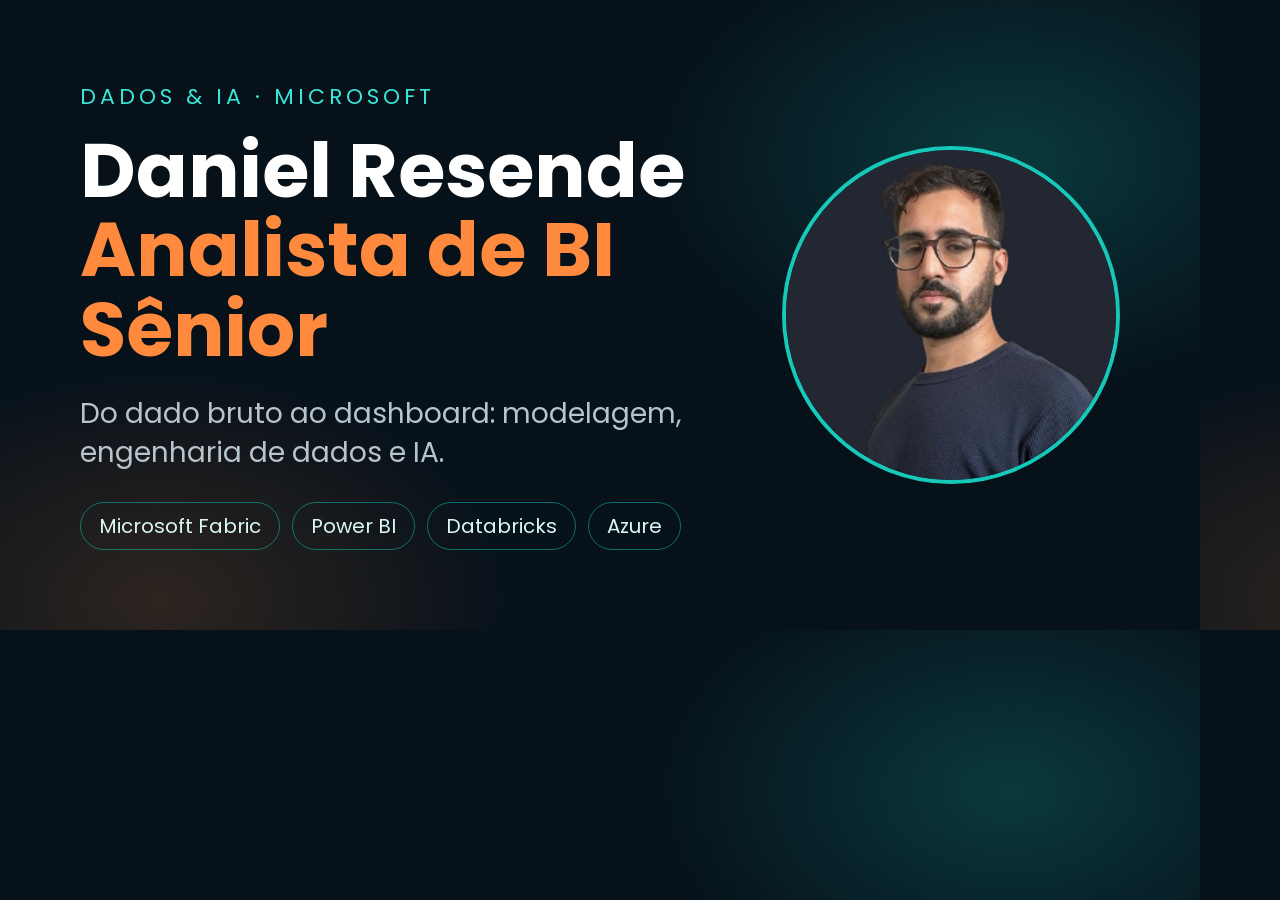
<file: _tools/og.html>
<!doctype html>
<html lang="pt-BR">
<head>
<meta charset="utf-8">
<title>Imagem de prévia</title>
<link href="https://fonts.googleapis.com/css2?family=Poppins:wght@400;600;700&display=block" rel="stylesheet">
<style>
  /* Imagem 1200x630 usada no og:image (prévia do link no LinkedIn e no WhatsApp) */
  html, body { margin: 0; width: 1200px; height: 630px; overflow: hidden; }
  body {
    background:
      radial-gradient(520px 340px at 1010px 160px, rgba(23, 199, 184, 0.22), transparent 70%),
      radial-gradient(520px 340px at 160px 600px, rgba(255, 138, 61, 0.16), transparent 70%),
      #06111A;
    color: #fff;
    display: flex;
    align-items: center;
    font-family: Poppins, "Segoe UI", sans-serif;
    gap: 64px;
    padding: 0 80px;
    box-sizing: border-box;
  }
  .txt { flex: 1; }
  .eyebrow { color: #39E5D6; font-size: 22px; letter-spacing: 4px; text-transform: uppercase; }
  h1 { font-size: 76px; line-height: 1.05; margin: 18px 0 0; }
  h1 span { color: #FF8A3D; display: block; }
  p { color: #B7C4CC; font-size: 28px; line-height: 1.4; margin: 24px 0 0; }
  .chips { display: flex; flex-wrap: wrap; gap: 12px; margin-top: 30px; }
  .chips b { border: 1px solid rgba(23, 199, 184, 0.5); border-radius: 999px; color: #d9f7f4; font-size: 20px; font-weight: 400; padding: 8px 18px; }
  img { border: 4px solid #17C7B8; border-radius: 50%; height: 330px; object-fit: cover; width: 330px; }
</style>
</head>
<body>
  <div class="txt">
    <div class="eyebrow">Dados &amp; IA · Microsoft</div>
    <h1>Daniel Resende <span>Analista de BI Sênior</span></h1>
    <p>Do dado bruto ao dashboard: modelagem, engenharia de dados e IA.</p>
    <div class="chips"><b>Microsoft Fabric</b><b>Power BI</b><b>Databricks</b><b>Azure</b></div>
  </div>
  <img src="../Imagens/perfil-daniel.jpg" alt="">
<script>
  // og.html?lang=en gera a versão em inglês
  if (new URLSearchParams(location.search).get('lang') === 'en') {
    document.querySelector('.eyebrow').innerHTML = 'Data &amp; AI · Microsoft';
    document.querySelector('p').textContent = 'From raw data to dashboard: data modeling, data engineering and AI.';
    document.querySelector('h1 span').textContent = 'Senior BI Analyst';
  }
</script>
</body>
</html>
</file>
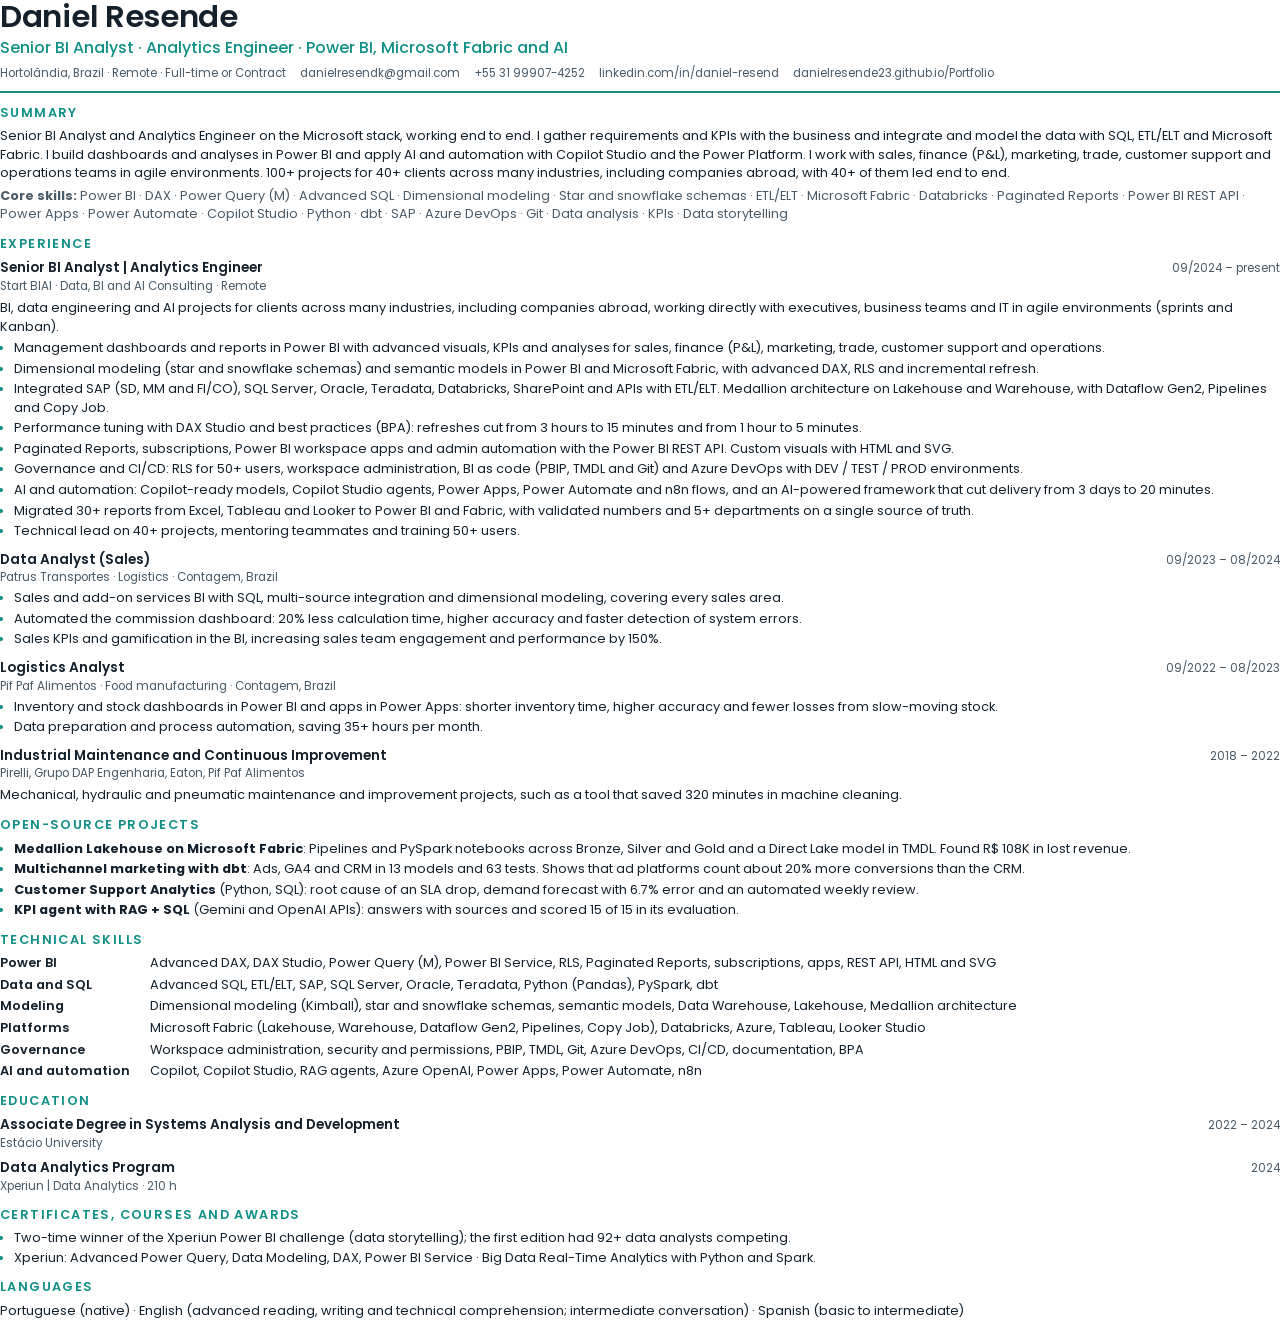
<file: _tools/curriculo/en.html>
<!doctype html>
<html lang="en">
<head>
<meta charset="utf-8">
<title>Resume – Daniel Resende</title>
<link rel="stylesheet" href="cv.css">
</head>
<body>
<header>
  <h1>Daniel Resende</h1>
  <p class="role">Senior BI Analyst · Analytics Engineer · Power BI, Microsoft Fabric and AI</p>
  <p class="contact">
    <span>Hortolândia, Brazil · Remote · Full-time or Contract</span>
    <span>danielresendk@gmail.com</span>
    <span>+55 31 99907-4252</span>
    <span><a href="https://www.linkedin.com/in/daniel-resend" style="color:inherit;text-decoration:none">linkedin.com/in/daniel-resend</a></span>
    <span><a href="https://danielresende23.github.io/Portfolio/en.html" style="color:inherit;text-decoration:none">danielresende23.github.io/Portfolio</a></span>
  </p>
</header>

<section>
  <h2>Summary</h2>
  <p>Senior BI Analyst and Analytics Engineer on the Microsoft stack, working end to end. I gather requirements and KPIs with the business and integrate and model the data with SQL, ETL/ELT and Microsoft Fabric. I build dashboards and analyses in Power BI and apply AI and automation with Copilot Studio and the Power Platform. I work with sales, finance (P&amp;L), marketing, trade, customer support and operations teams in agile environments. 100+ projects for 40+ clients across many industries, including companies abroad, with 40+ of them led end to end.</p>
  <p class="stack"><b>Core skills:</b> Power BI · DAX · Power Query (M) · Advanced SQL · Dimensional modeling · Star and snowflake schemas · ETL/ELT · Microsoft Fabric · Databricks · Paginated Reports · Power BI REST API · Power Apps · Power Automate · Copilot Studio · Python · dbt · SAP · Azure DevOps · Git · Data analysis · KPIs · Data storytelling</p>
</section>

<section>
  <h2>Experience</h2>

  <article>
    <div class="head"><h3>Senior BI Analyst | Analytics Engineer</h3><span class="date">09/2024 – present</span></div>
    <p class="org">Start BIAI · Data, BI and AI Consulting · Remote</p>
    <p>BI, data engineering and AI projects for clients across many industries, including companies abroad, working directly with executives, business teams and IT in agile environments (sprints and Kanban).</p>
    <ul>
      <li>Management dashboards and reports in Power BI with advanced visuals, KPIs and analyses for sales, finance (P&amp;L), marketing, trade, customer support and operations.</li>
      <li>Dimensional modeling (star and snowflake schemas) and semantic models in Power BI and Microsoft Fabric, with advanced DAX, RLS and incremental refresh.</li>
      <li>Integrated SAP (SD, MM and FI/CO), SQL Server, Oracle, Teradata, Databricks, SharePoint and APIs with ETL/ELT. Medallion architecture on Lakehouse and Warehouse, with Dataflow Gen2, Pipelines and Copy Job.</li>
      <li>Performance tuning with DAX Studio and best practices (BPA): refreshes cut from 3 hours to 15 minutes and from 1 hour to 5 minutes.</li>
      <li>Paginated Reports, subscriptions, Power BI workspace apps and admin automation with the Power BI REST API. Custom visuals with HTML and SVG.</li>
      <li>Governance and CI/CD: RLS for 50+ users, workspace administration, BI as code (PBIP, TMDL and Git) and Azure DevOps with DEV / TEST / PROD environments.</li>
      <li>AI and automation: Copilot-ready models, Copilot Studio agents, Power Apps, Power Automate and n8n flows, and an AI-powered framework that cut delivery from 3 days to 20 minutes.</li>
      <li>Migrated 30+ reports from Excel, Tableau and Looker to Power BI and Fabric, with validated numbers and 5+ departments on a single source of truth.</li>
      <li>Technical lead on 40+ projects, mentoring teammates and training 50+ users.</li>
    </ul>
  </article>

  <article>
    <div class="head"><h3>Data Analyst (Sales)</h3><span class="date">09/2023 – 08/2024</span></div>
    <p class="org">Patrus Transportes · Logistics · Contagem, Brazil</p>
    <ul>
      <li>Sales and add-on services BI with SQL, multi-source integration and dimensional modeling, covering every sales area.</li>
      <li>Automated the commission dashboard: 20% less calculation time, higher accuracy and faster detection of system errors.</li>
      <li>Sales KPIs and gamification in the BI, increasing sales team engagement and performance by 150%.</li>
    </ul>
  </article>

  <article>
    <div class="head"><h3>Logistics Analyst</h3><span class="date">09/2022 – 08/2023</span></div>
    <p class="org">Pif Paf Alimentos · Food manufacturing · Contagem, Brazil</p>
    <ul>
      <li>Inventory and stock dashboards in Power BI and apps in Power Apps: shorter inventory time, higher accuracy and fewer losses from slow-moving stock.</li>
      <li>Data preparation and process automation, saving 35+ hours per month.</li>
    </ul>
  </article>

  <article class="compact">
    <div class="head"><h3>Industrial Maintenance and Continuous Improvement</h3><span class="date">2018 – 2022</span></div>
    <p class="org">Pirelli, Grupo DAP Engenharia, Eaton, Pif Paf Alimentos</p>
    <p>Mechanical, hydraulic and pneumatic maintenance and improvement projects, such as a tool that saved 320 minutes in machine cleaning.</p>
  </article>
</section>

<section>
  <h2>Open-source projects</h2>
  <ul>
    <li><b>Medallion Lakehouse on Microsoft Fabric</b>: Pipelines and PySpark notebooks across Bronze, Silver and Gold and a Direct Lake model in TMDL. Found R$ 108K in lost revenue.</li>
    <li><b>Multichannel marketing with dbt</b>: Ads, GA4 and CRM in 13 models and 63 tests. Shows that ad platforms count about 20% more conversions than the CRM.</li>
    <li><b>Customer Support Analytics</b> (Python, SQL): root cause of an SLA drop, demand forecast with 6.7% error and an automated weekly review.</li>
    <li><b>KPI agent with RAG + SQL</b> (Gemini and OpenAI APIs): answers with sources and scored 15 of 15 in its evaluation.</li>
  </ul>
</section>

<section>
  <h2>Technical skills</h2>
  <dl class="skills">
    <dt>Power BI</dt><dd>Advanced DAX, DAX Studio, Power Query (M), Power BI Service, RLS, Paginated Reports, subscriptions, apps, REST API, HTML and SVG</dd>
    <dt>Data and SQL</dt><dd>Advanced SQL, ETL/ELT, SAP, SQL Server, Oracle, Teradata, Python (Pandas), PySpark, dbt</dd>
    <dt>Modeling</dt><dd>Dimensional modeling (Kimball), star and snowflake schemas, semantic models, Data Warehouse, Lakehouse, Medallion architecture</dd>
    <dt>Platforms</dt><dd>Microsoft Fabric (Lakehouse, Warehouse, Dataflow Gen2, Pipelines, Copy Job), Databricks, Azure, Tableau, Looker Studio</dd>
    <dt>Governance</dt><dd>Workspace administration, security and permissions, PBIP, TMDL, Git, Azure DevOps, CI/CD, documentation, BPA</dd>
    <dt>AI and automation</dt><dd>Copilot, Copilot Studio, RAG agents, Azure OpenAI, Power Apps, Power Automate, n8n</dd>
  </dl>
</section>

<section>
  <h2>Education</h2>
  <article class="compact">
    <div class="head"><h3>Associate Degree in Systems Analysis and Development</h3><span class="date">2022 – 2024</span></div>
    <p class="org">Estácio University</p>
  </article>
  <article class="compact">
    <div class="head"><h3>Data Analytics Program</h3><span class="date">2024</span></div>
    <p class="org">Xperiun | Data Analytics · 210 h</p>
  </article>
</section>

<section>
  <h2>Certificates, courses and awards</h2>
  <ul class="tight">
    <li>Two-time winner of the Xperiun Power BI challenge (data storytelling); the first edition had 92+ data analysts competing.</li>
    <li>Xperiun: Advanced Power Query, Data Modeling, DAX, Power BI Service · Big Data Real-Time Analytics with Python and Spark.</li>
  </ul>
</section>

<section>
  <h2>Languages</h2>
  <p>Portuguese (native) · English (advanced reading, writing and technical comprehension; intermediate conversation) · Spanish (basic to intermediate)</p>
</section>
</body>
</html>
</file>
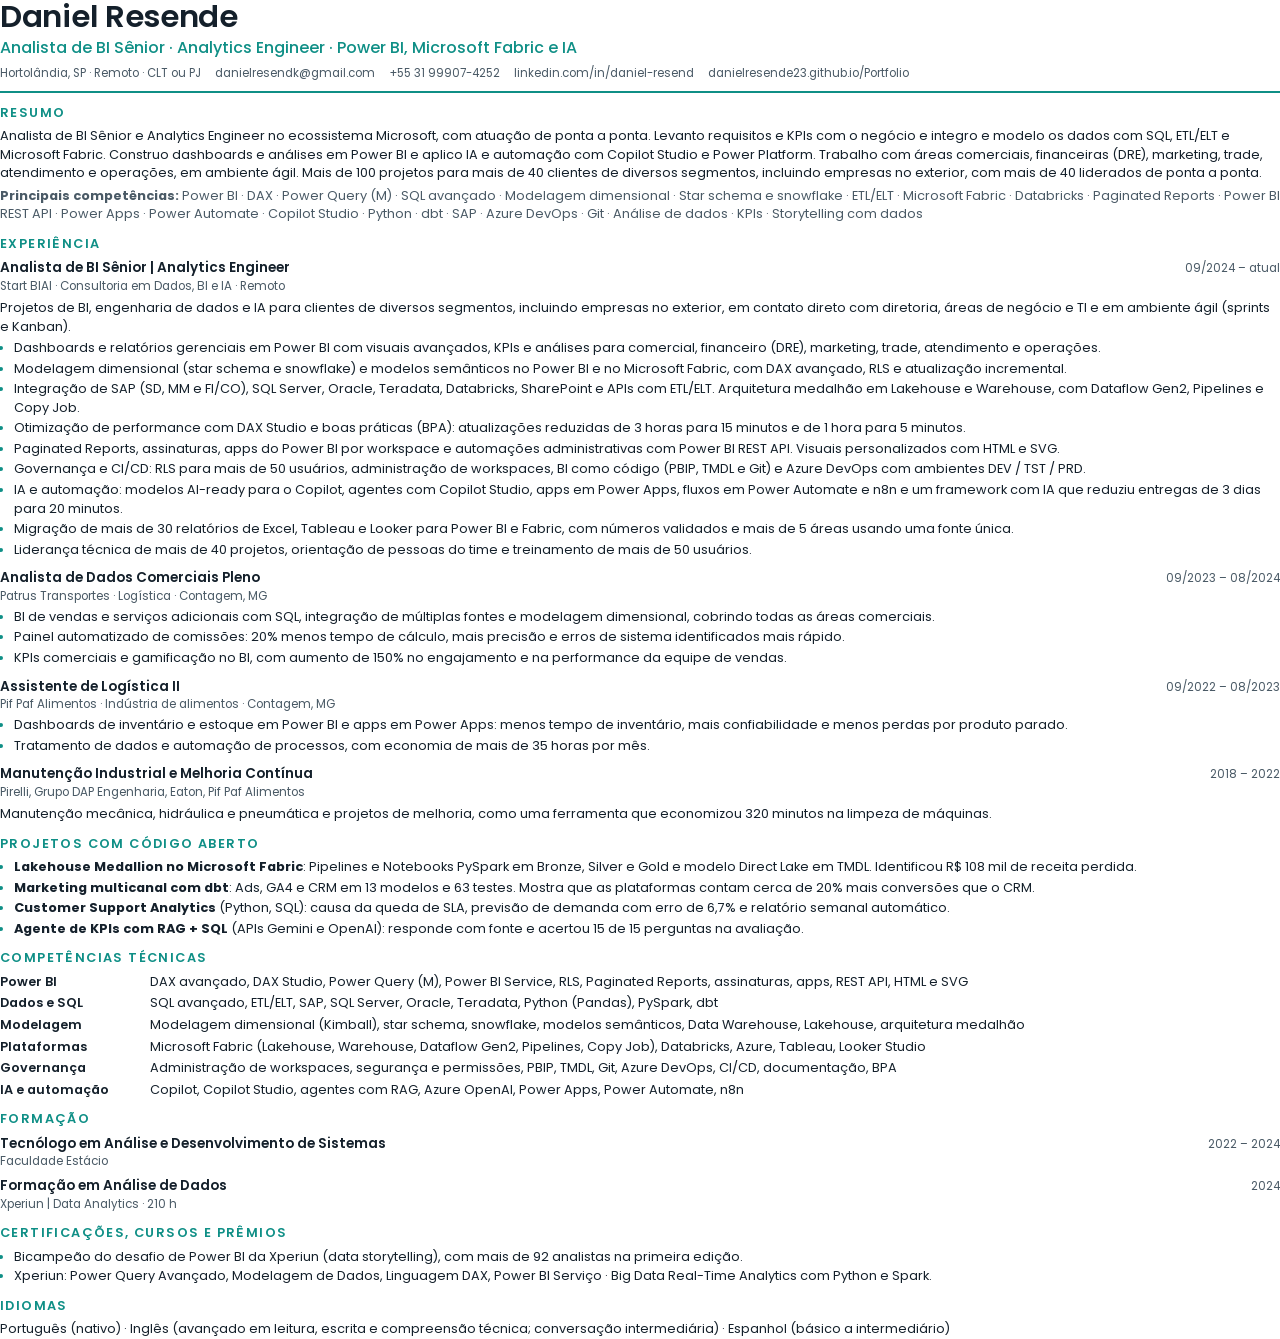
<file: _tools/curriculo/pt.html>
<!doctype html>
<html lang="pt-BR">
<head>
<meta charset="utf-8">
<title>Currículo – Daniel Resende</title>
<link rel="stylesheet" href="cv.css">
</head>
<body>
<header>
  <h1>Daniel Resende</h1>
  <p class="role">Analista de BI Sênior · Analytics Engineer · Power BI, Microsoft Fabric e IA</p>
  <p class="contact">
    <span>Hortolândia, SP · Remoto · CLT ou PJ</span>
    <span>danielresendk@gmail.com</span>
    <span>+55 31 99907-4252</span>
    <span><a href="https://www.linkedin.com/in/daniel-resend" style="color:inherit;text-decoration:none">linkedin.com/in/daniel-resend</a></span>
    <span><a href="https://danielresende23.github.io/Portfolio" style="color:inherit;text-decoration:none">danielresende23.github.io/Portfolio</a></span>
  </p>
</header>

<section>
  <h2>Resumo</h2>
  <p>Analista de BI Sênior e Analytics Engineer no ecossistema Microsoft, com atuação de ponta a ponta. Levanto requisitos e KPIs com o negócio e integro e modelo os dados com SQL, ETL/ELT e Microsoft Fabric. Construo dashboards e análises em Power BI e aplico IA e automação com Copilot Studio e Power Platform. Trabalho com áreas comerciais, financeiras (DRE), marketing, trade, atendimento e operações, em ambiente ágil. Mais de 100 projetos para mais de 40 clientes de diversos segmentos, incluindo empresas no exterior, com mais de 40 liderados de ponta a ponta.</p>
  <p class="stack"><b>Principais competências:</b> Power BI · DAX · Power Query (M) · SQL avançado · Modelagem dimensional · Star schema e snowflake · ETL/ELT · Microsoft Fabric · Databricks · Paginated Reports · Power BI REST API · Power Apps · Power Automate · Copilot Studio · Python · dbt · SAP · Azure DevOps · Git · Análise de dados · KPIs · Storytelling com dados</p>
</section>

<section>
  <h2>Experiência</h2>

  <article>
    <div class="head"><h3>Analista de BI Sênior | Analytics Engineer</h3><span class="date">09/2024 – atual</span></div>
    <p class="org">Start BIAI · Consultoria em Dados, BI e IA · Remoto</p>
    <p>Projetos de BI, engenharia de dados e IA para clientes de diversos segmentos, incluindo empresas no exterior, em contato direto com diretoria, áreas de negócio e TI e em ambiente ágil (sprints e Kanban).</p>
    <ul>
      <li>Dashboards e relatórios gerenciais em Power BI com visuais avançados, KPIs e análises para comercial, financeiro (DRE), marketing, trade, atendimento e operações.</li>
      <li>Modelagem dimensional (star schema e snowflake) e modelos semânticos no Power BI e no Microsoft Fabric, com DAX avançado, RLS e atualização incremental.</li>
      <li>Integração de SAP (SD, MM e FI/CO), SQL Server, Oracle, Teradata, Databricks, SharePoint e APIs com ETL/ELT. Arquitetura medalhão em Lakehouse e Warehouse, com Dataflow Gen2, Pipelines e Copy Job.</li>
      <li>Otimização de performance com DAX Studio e boas práticas (BPA): atualizações reduzidas de 3 horas para 15 minutos e de 1 hora para 5 minutos.</li>
      <li>Paginated Reports, assinaturas, apps do Power BI por workspace e automações administrativas com Power BI REST API. Visuais personalizados com HTML e SVG.</li>
      <li>Governança e CI/CD: RLS para mais de 50 usuários, administração de workspaces, BI como código (PBIP, TMDL e Git) e Azure DevOps com ambientes DEV / TST / PRD.</li>
      <li>IA e automação: modelos AI-ready para o Copilot, agentes com Copilot Studio, apps em Power Apps, fluxos em Power Automate e n8n e um framework com IA que reduziu entregas de 3 dias para 20 minutos.</li>
      <li>Migração de mais de 30 relatórios de Excel, Tableau e Looker para Power BI e Fabric, com números validados e mais de 5 áreas usando uma fonte única.</li>
      <li>Liderança técnica de mais de 40 projetos, orientação de pessoas do time e treinamento de mais de 50 usuários.</li>
    </ul>
  </article>

  <article>
    <div class="head"><h3>Analista de Dados Comerciais Pleno</h3><span class="date">09/2023 – 08/2024</span></div>
    <p class="org">Patrus Transportes · Logística · Contagem, MG</p>
    <ul>
      <li>BI de vendas e serviços adicionais com SQL, integração de múltiplas fontes e modelagem dimensional, cobrindo todas as áreas comerciais.</li>
      <li>Painel automatizado de comissões: 20% menos tempo de cálculo, mais precisão e erros de sistema identificados mais rápido.</li>
      <li>KPIs comerciais e gamificação no BI, com aumento de 150% no engajamento e na performance da equipe de vendas.</li>
    </ul>
  </article>

  <article>
    <div class="head"><h3>Assistente de Logística II</h3><span class="date">09/2022 – 08/2023</span></div>
    <p class="org">Pif Paf Alimentos · Indústria de alimentos · Contagem, MG</p>
    <ul>
      <li>Dashboards de inventário e estoque em Power BI e apps em Power Apps: menos tempo de inventário, mais confiabilidade e menos perdas por produto parado.</li>
      <li>Tratamento de dados e automação de processos, com economia de mais de 35 horas por mês.</li>
    </ul>
  </article>

  <article class="compact">
    <div class="head"><h3>Manutenção Industrial e Melhoria Contínua</h3><span class="date">2018 – 2022</span></div>
    <p class="org">Pirelli, Grupo DAP Engenharia, Eaton, Pif Paf Alimentos</p>
    <p>Manutenção mecânica, hidráulica e pneumática e projetos de melhoria, como uma ferramenta que economizou 320 minutos na limpeza de máquinas.</p>
  </article>
</section>

<section>
  <h2>Projetos com código aberto</h2>
  <ul>
    <li><b>Lakehouse Medallion no Microsoft Fabric</b>: Pipelines e Notebooks PySpark em Bronze, Silver e Gold e modelo Direct Lake em TMDL. Identificou R$ 108 mil de receita perdida.</li>
    <li><b>Marketing multicanal com dbt</b>: Ads, GA4 e CRM em 13 modelos e 63 testes. Mostra que as plataformas contam cerca de 20% mais conversões que o CRM.</li>
    <li><b>Customer Support Analytics</b> (Python, SQL): causa da queda de SLA, previsão de demanda com erro de 6,7% e relatório semanal automático.</li>
    <li><b>Agente de KPIs com RAG + SQL</b> (APIs Gemini e OpenAI): responde com fonte e acertou 15 de 15 perguntas na avaliação.</li>
  </ul>
</section>

<section>
  <h2>Competências técnicas</h2>
  <dl class="skills">
    <dt>Power BI</dt><dd>DAX avançado, DAX Studio, Power Query (M), Power BI Service, RLS, Paginated Reports, assinaturas, apps, REST API, HTML e SVG</dd>
    <dt>Dados e SQL</dt><dd>SQL avançado, ETL/ELT, SAP, SQL Server, Oracle, Teradata, Python (Pandas), PySpark, dbt</dd>
    <dt>Modelagem</dt><dd>Modelagem dimensional (Kimball), star schema, snowflake, modelos semânticos, Data Warehouse, Lakehouse, arquitetura medalhão</dd>
    <dt>Plataformas</dt><dd>Microsoft Fabric (Lakehouse, Warehouse, Dataflow Gen2, Pipelines, Copy Job), Databricks, Azure, Tableau, Looker Studio</dd>
    <dt>Governança</dt><dd>Administração de workspaces, segurança e permissões, PBIP, TMDL, Git, Azure DevOps, CI/CD, documentação, BPA</dd>
    <dt>IA e automação</dt><dd>Copilot, Copilot Studio, agentes com RAG, Azure OpenAI, Power Apps, Power Automate, n8n</dd>
  </dl>
</section>

<section>
  <h2>Formação</h2>
  <article class="compact">
    <div class="head"><h3>Tecnólogo em Análise e Desenvolvimento de Sistemas</h3><span class="date">2022 – 2024</span></div>
    <p class="org">Faculdade Estácio</p>
  </article>
  <article class="compact">
    <div class="head"><h3>Formação em Análise de Dados</h3><span class="date">2024</span></div>
    <p class="org">Xperiun | Data Analytics · 210 h</p>
  </article>
</section>

<section>
  <h2>Certificações, cursos e prêmios</h2>
  <ul class="tight">
    <li>Bicampeão do desafio de Power BI da Xperiun (data storytelling), com mais de 92 analistas na primeira edição.</li>
    <li>Xperiun: Power Query Avançado, Modelagem de Dados, Linguagem DAX, Power BI Serviço · Big Data Real-Time Analytics com Python e Spark.</li>
  </ul>
</section>

<section>
  <h2>Idiomas</h2>
  <p>Português (nativo) · Inglês (avançado em leitura, escrita e compreensão técnica; conversação intermediária) · Espanhol (básico a intermediário)</p>
</section>
</body>
</html>
</file>
<file: _tools/curriculo/cv.css>
@import url("https://fonts.googleapis.com/css2?family=Poppins:wght@400;500;600&display=block");

@page { size: A4; margin: 14mm 15mm; }

:root {
  --ink: #14202b;
  --muted: #4a5a66;
  --accent: #0f8f86;
  --line: #d7e1e5;
}

* { box-sizing: border-box; margin: 0; padding: 0; }

body {
  color: var(--ink);
  font: 9.6pt/1.45 Poppins, "Segoe UI", sans-serif;
}

header { border-bottom: 2px solid var(--accent); padding-bottom: 9px; margin-bottom: 10px; }
h1 { font-size: 23pt; font-weight: 600; letter-spacing: -0.3px; line-height: 1.1; }
.role { color: var(--accent); font-size: 12pt; font-weight: 500; margin-top: 2px; }
.contact { color: var(--muted); display: flex; flex-wrap: wrap; gap: 2px 14px; font-size: 8.6pt; margin-top: 6px; }

section { margin-top: 11px; }
h2 {
  color: var(--accent);
  font-size: 9.6pt;
  font-weight: 600;
  letter-spacing: 1.4px;
  margin-bottom: 5px;
  text-transform: uppercase;
}

p + p { margin-top: 4px; }
.stack { color: var(--muted); }

article { break-inside: avoid; margin-bottom: 9px; }
article.compact { margin-bottom: 6px; }
.head { align-items: baseline; display: flex; gap: 12px; justify-content: space-between; }
h3 { font-size: 10.2pt; font-weight: 600; }
.date { color: var(--muted); font-size: 8.6pt; white-space: nowrap; }
.org { color: var(--muted); font-size: 8.8pt; margin-bottom: 3px; }

ul { margin: 3px 0 0 14px; }
li { margin-bottom: 2px; }
li::marker { color: var(--accent); }
ul.tight li { margin-bottom: 1px; }

.skills { display: grid; gap: 3px 12px; grid-template-columns: 138px 1fr; }
.skills dt { font-weight: 600; }
.skills dd { color: var(--ink); }

.two-col { display: grid; gap: 22px; grid-template-columns: 1fr 1fr; }
.two-col h2:not(:first-child) { margin-top: 10px; }
</file>
